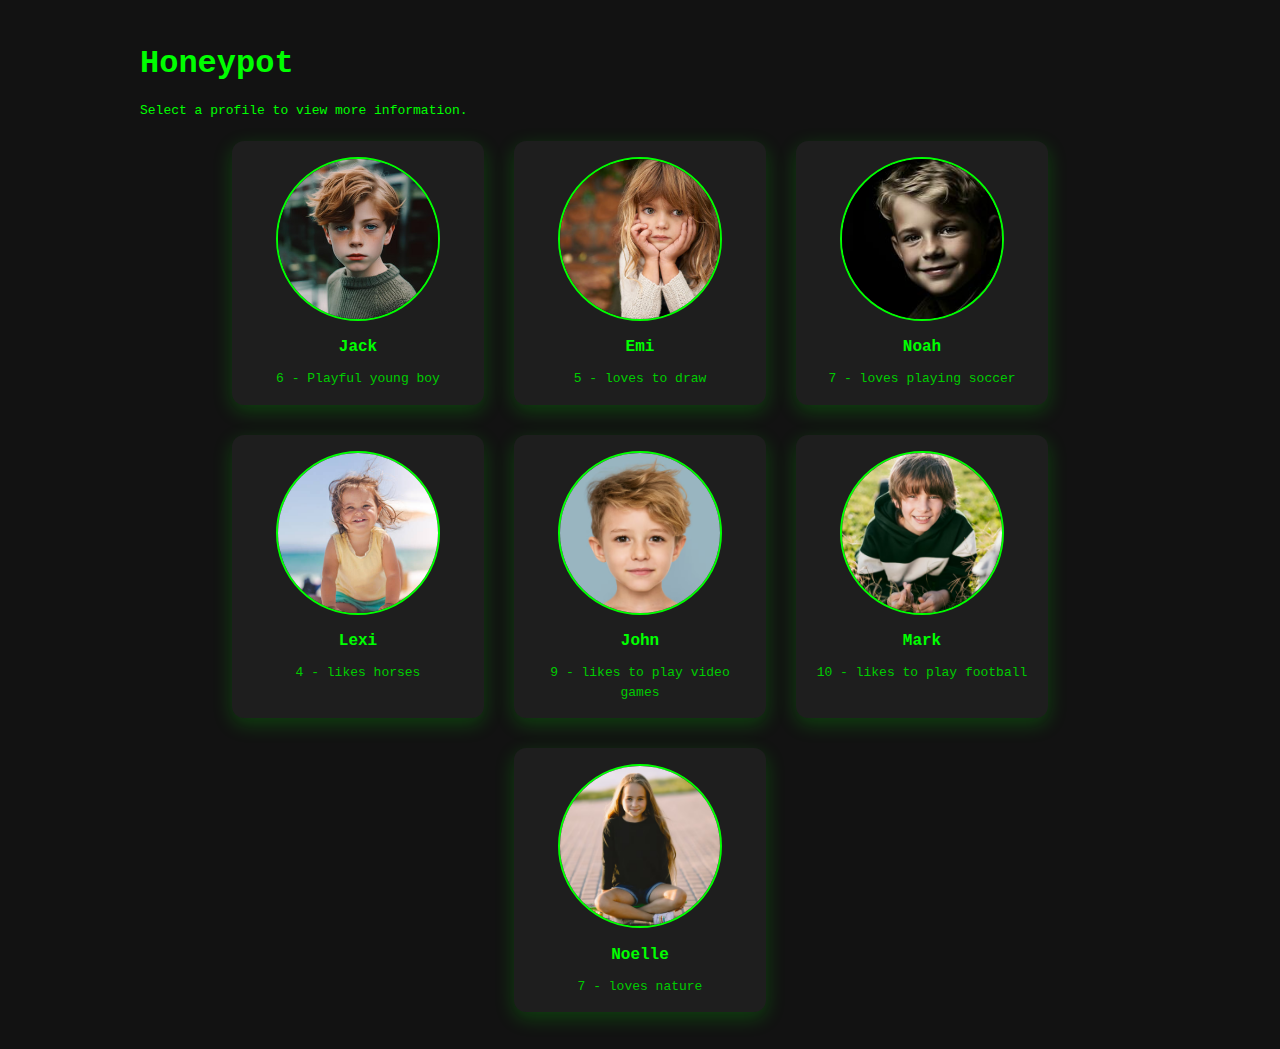
<file: index.html>
<!doctype html>
<html>
  <head>
    <meta charset="utf-8" />
    <title>Honeypot</title>
    <link rel="stylesheet" href="style.css" />
  </head>
  <body>
    <header>
      <h1>Honeypot</h1>
    </header>
    <p>Select a profile to view more information.</p>
    <div class="profiles">
      <div class="card">
        <a class="profile-link" href="jack.html"
          ><img src="jack.jpg" />
          <div class="name">Jack</div>
          <div class="meta">6 - Playful young boy</div></a
        >
      </div>
      <div class="card">
        <a class="profile-link" href="emi.html"
          ><img src="emi.jpg" />
          <div class="name">Emi</div>
          <div class="meta">5 - loves to draw</div></a
        >
      </div>
      <div class="card">
        <a class="profile-link" href="noah.html"
          ><img src="noah.jpg" />
          <div class="name">Noah</div>
          <div class="meta">7 - loves playing soccer</div></a
        >
      </div>
      <div class="card">
        <a class="profile-link" href="lexi.html"
          ><img src="lexi.jpg" />
          <div class="name">Lexi</div>
          <div class="meta">4 - likes horses</div></a
        >
      </div>
      <div class="card">
        <a class="profile-link" href="john.html"
          ><img src="john.jpg" />
          <div class="name">John</div>
          <div class="meta">9 - likes to play video games</div></a
        >
      </div>
      <div class="card">
        <a class="profile-link" href="mark.html"
          ><img src="mark.jpg" />
          <div class="name">Mark</div>
          <div class="meta">10 - likes to play football</div></a
        >
      </div>
      <div class="card">
        <a class="profile-link" href="noelle.html"
          ><img src="noelle.jpg" />
          <div class="name">Noelle</div>
          <div class="meta">7 - loves nature</div></a
        >
      </div>
    </div>
    <script>
      document.addEventListener("keydown", function (e) {
        if (e.shiftKey && (e.key === "L" || e.key === "l")) {
          window.location.href = "login";
        }
      });
    </script>
  </body>
</html>
</file>
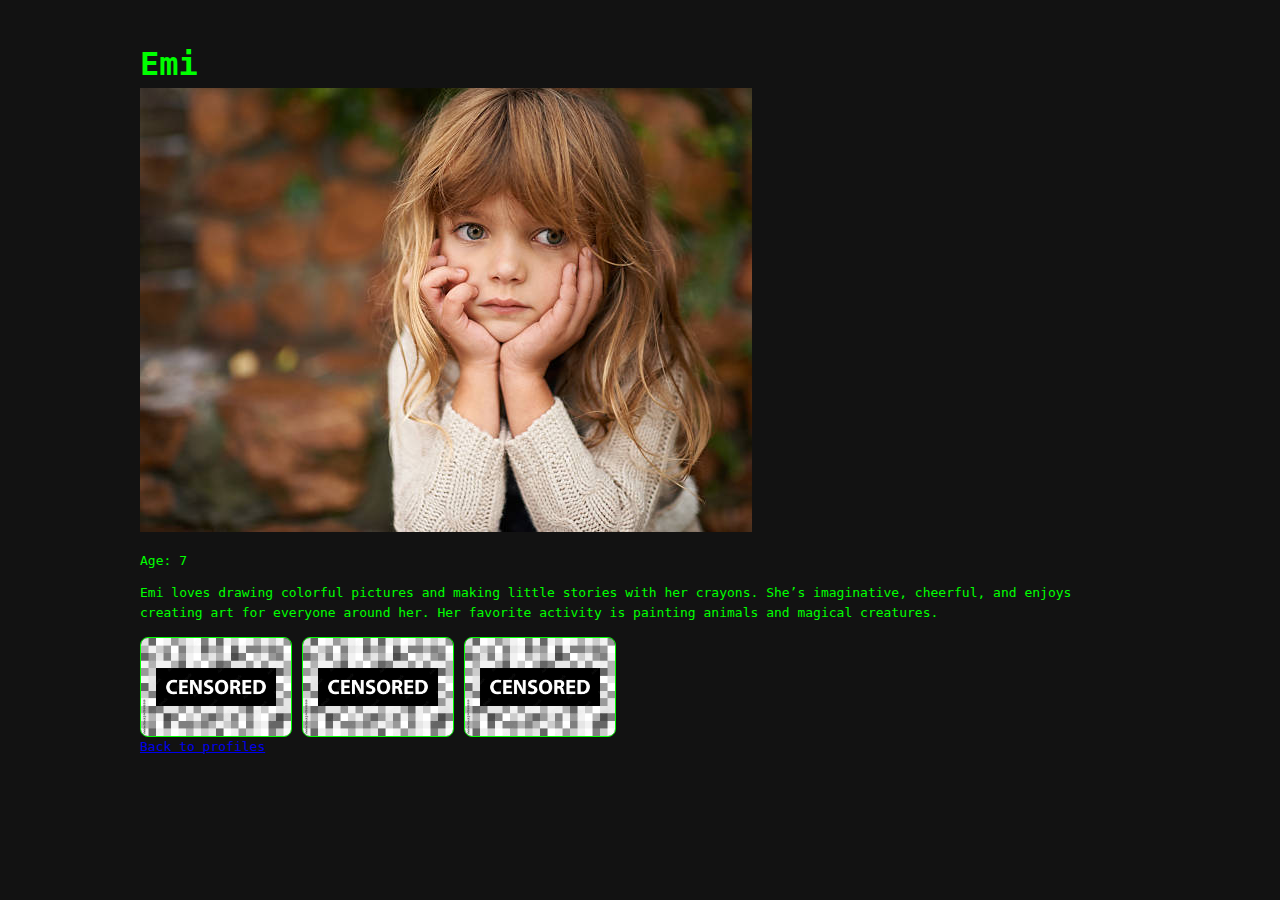
<file: emi.html>
<!doctype html>
<html>
<head>
  <meta charset="utf-8">
  <title>Emi</title>
  <link rel="stylesheet" href="style.css">
</head>
<body>
  <h1>Emi</h1>
  <img src="emi.jpg" alt="Emi">
  <p>Age: 7</p>
  <p>Emi loves drawing colorful pictures and making little stories with her crayons. 
    She’s imaginative, cheerful, and enjoys creating art for everyone around her. 
    Her favorite activity is painting animals and magical creatures.</p>
  <div class="censor-row">
    <img src="censore.jpg" alt="censored">
    <img src="censore.jpg" alt="censored">
    <img src="censore.jpg" alt="censored">
  </div>
  <a href="index.html">Back to profiles</a>
</body>
</html>
</file>
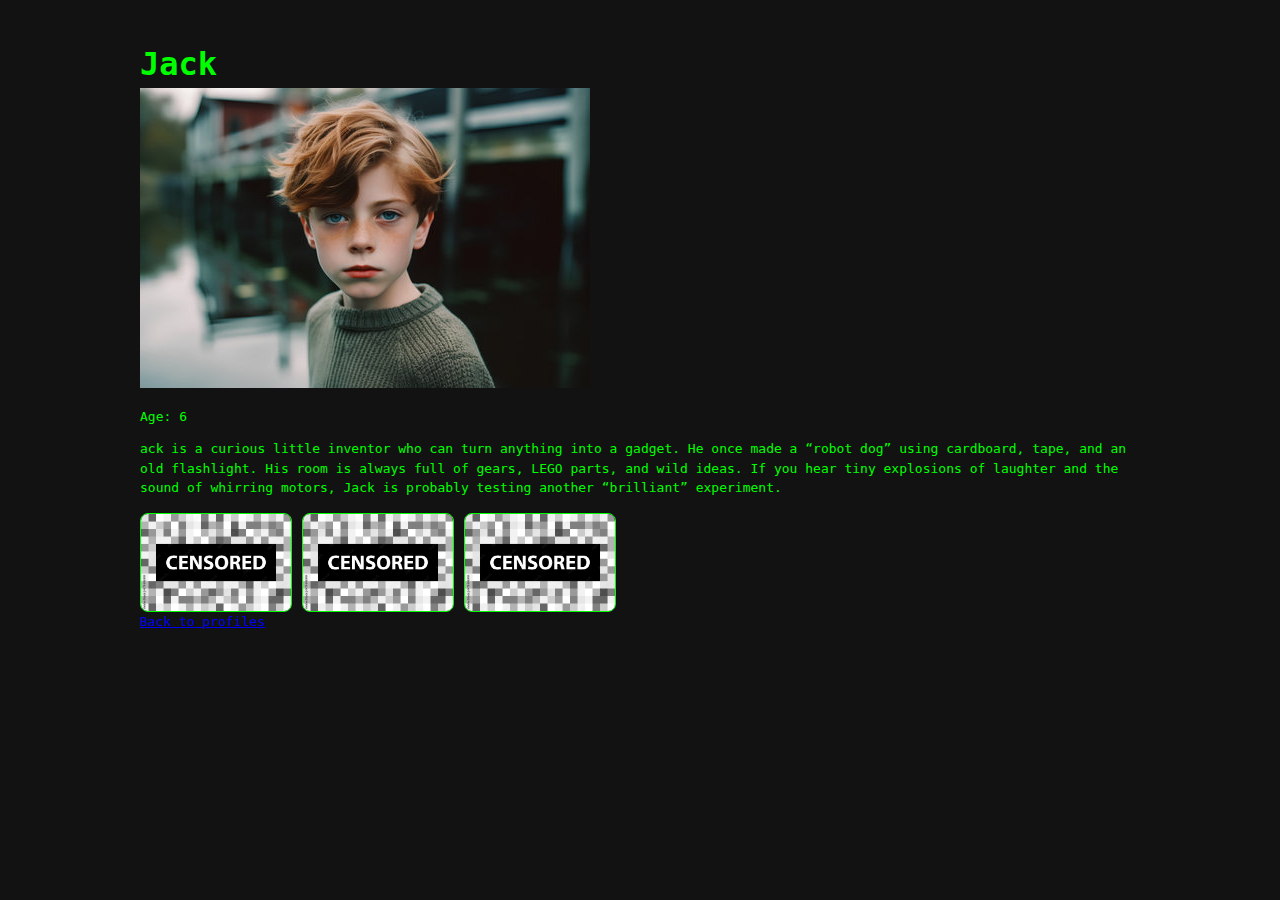
<file: jack.html>
<!doctype html>
<html>
<head>
  <meta charset="utf-8">
  <title>Jack</title>
  <link rel="stylesheet" href="style.css">
</head>
<body>
  <h1>Jack</h1>
  <img src="jack.jpg" alt="Jack">
  <p>Age: 6</p>
  <p>ack is a curious little inventor who can turn anything into a gadget. 
    He once made a “robot dog” using cardboard, tape, and an old flashlight. 
    His room is always full of gears, LEGO parts, and wild ideas. 
    If you hear tiny explosions of laughter and the sound of whirring motors, Jack is probably testing another “brilliant” experiment.</p>
  <div class="censor-row">
    <img src="censore.jpg" alt="censored">
    <img src="censore.jpg" alt="censored">
    <img src="censore.jpg" alt="censored">
  </div>
  <a href="index.html">Back to profiles</a>
</body>
</html>
</file>
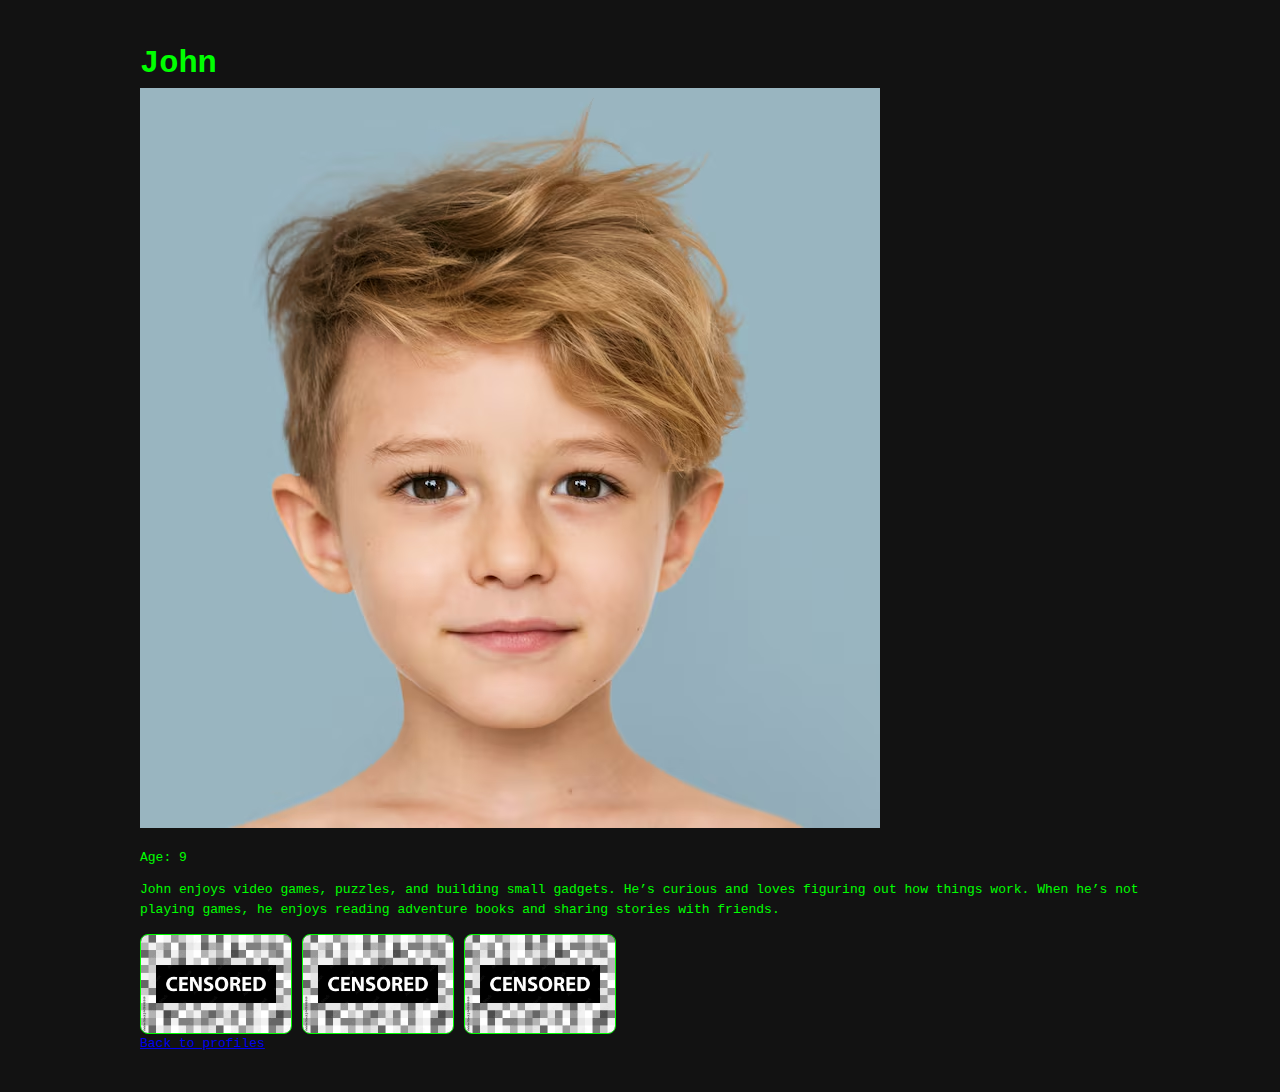
<file: john.html>
<!doctype html>
<html>
<head>
  <meta charset="utf-8">
  <title>John</title>
  <link rel="stylesheet" href="style.css">
</head>
<body>
  <h1>John</h1>
  <img src="john.jpg" alt="John">
  <p>Age: 9</p>
  <p>John enjoys video games, puzzles, and building small gadgets. 
    He’s curious and loves figuring out how things work. 
    When he’s not playing games, he enjoys reading adventure books and sharing stories with friends.</p>
  <div class="censor-row">
    <img src="censore.jpg" alt="censored">
    <img src="censore.jpg" alt="censored">
    <img src="censore.jpg" alt="censored">
  </div>
  <a href="index.html">Back to profiles</a>
</body>
</html>
</file>
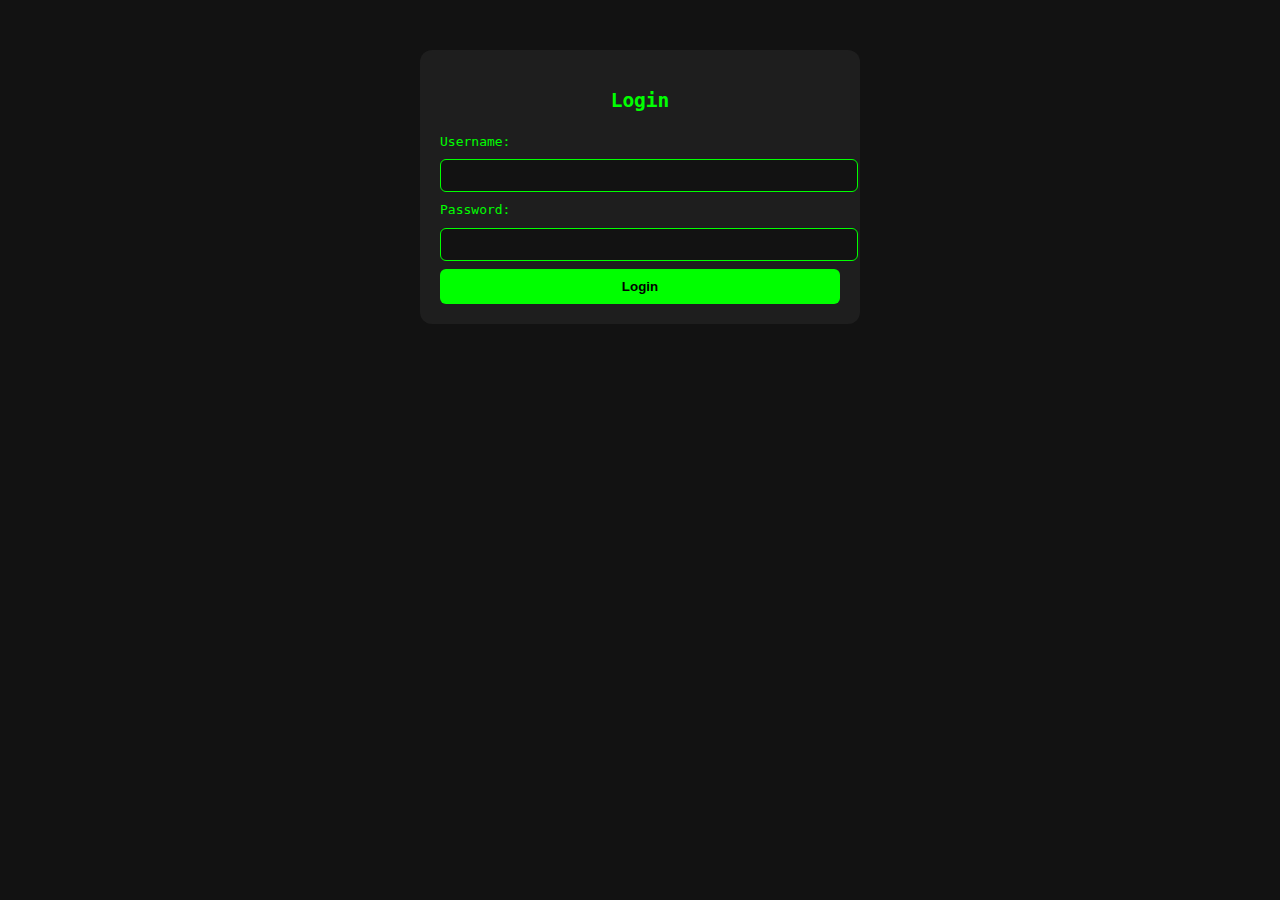
<file: login.html>
<!doctype html>
<html>
  <head>
    <meta charset="utf-8" />
    <title>Login</title>
    <link rel="stylesheet" href="style.css" />
  </head>
  <body>
    <div class="login-form">
      <h2>Login</h2>
      <form method="post" action="/login">
        <label for="username">Username:</label>
        <input name="username" type="text" />
        <label for="password">Password:</label>
        <input name="password" type="password" />
        <button>Login</button>
      </form>
    </div>
  </body>
</html>
</file>
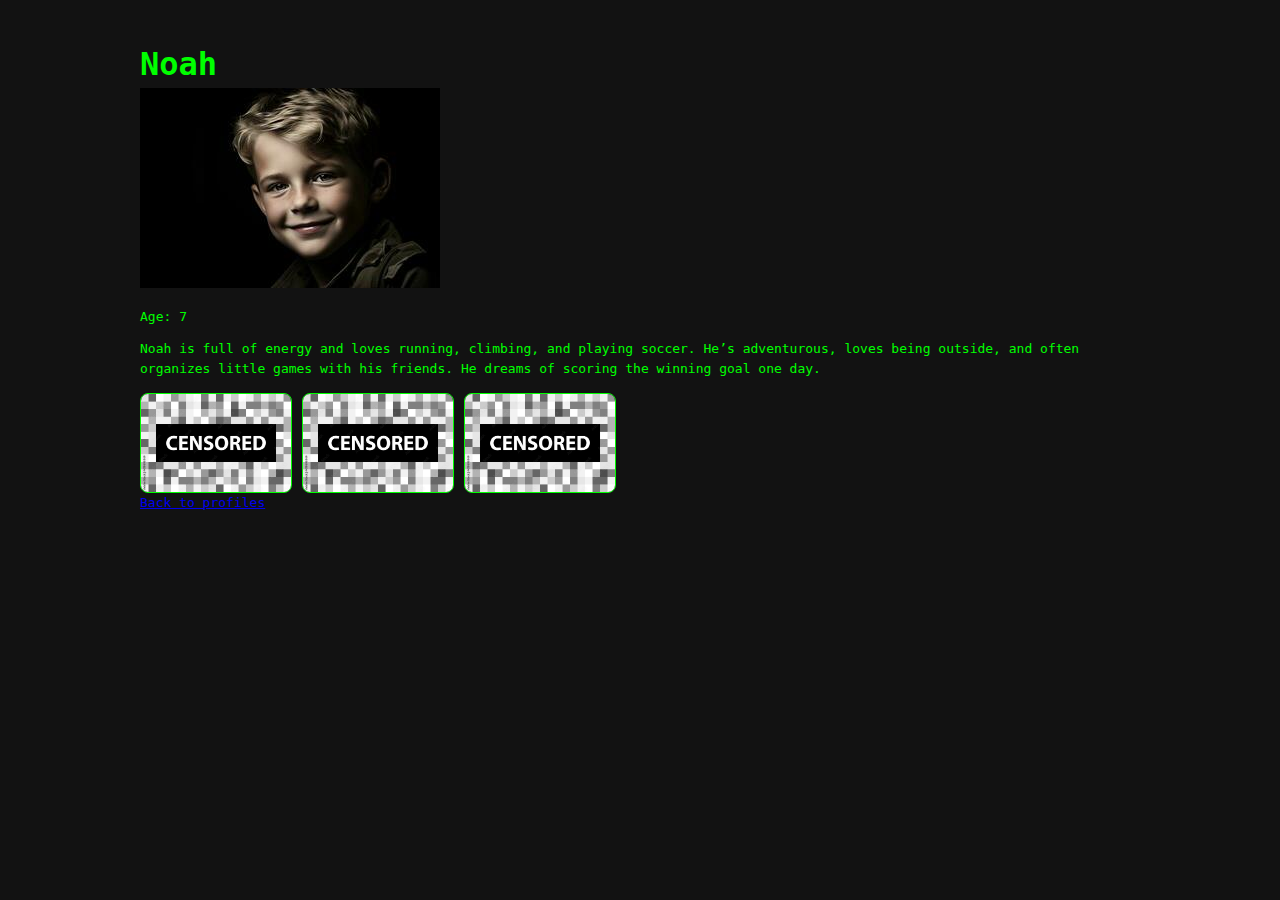
<file: noah.html>
<!doctype html>
<html>
<head>
  <meta charset="utf-8">
  <title>Noah</title>
  <link rel="stylesheet" href="style.css">
</head>
<body>
  <h1>Noah</h1>
  <img src="noah.jpg" alt="Noah">
  <p>Age: 7</p>
  <p>Noah is full of energy and loves running, climbing, and playing soccer. 
    He’s adventurous, loves being outside, and often organizes little games with his friends. 
    He dreams of scoring the winning goal one day.</p>
  <div class="censor-row">
    <img src="censore.jpg" alt="censored">
    <img src="censore.jpg" alt="censored">
    <img src="censore.jpg" alt="censored">
  </div>
  <a href="index.html">Back to profiles</a>
</body>
</html>
</file>
<file: style.css>
body {
  font-family: monospace;
  background: #121212;
  color: #0f0;
  margin: 40px auto;
  max-width: 1000px;
  line-height: 1.5;
}

header {
  display: flex;
  align-items: center;
  gap: 16px;
}

h1 {
  margin: 0;
  font-size: 32px;
  color: #0f0;
}

.profiles {
  display: flex;
  gap: 30px;
  flex-wrap: wrap;
  justify-content: center;
  margin-top: 20px;
}

.card {
  width: 220px;
  text-align: center;
  background: #1e1e1e;
  border-radius: 12px;
  padding: 16px;
  box-shadow: 0 6px 20px rgba(0, 255, 0, 0.2);
}

.card img {
  width: 160px;
  height: 160px;
  border-radius: 50%;
  object-fit: cover;
  border: 2px solid #0f0;
}

.name {
  margin-top: 8px;
  font-weight: 700;
  font-size: 16px;
  color: #0f0;
}

.meta {
  margin-top: 10px;
  color: #0c0;
  font-size: 13px;
}

a.profile-link {
  text-decoration: none;
  color: inherit;
  display: block;
}

.censor-row {
  display: flex;
  gap: 10px;
  margin-top: 15px;
}

.censor-row img {
  width: 150px;
  border-radius: 8px;
  border: 1px solid #0f0;
}

.login-form {
  background: #1e1e1e;
  padding: 20px;
  border-radius: 12px;
  max-width: 400px;
  margin: 50px auto;
}

.login-form h2 {
  color: #0f0;
  text-align: center;
}

.login-form input {
  width: 100%;
  margin: 8px 0;
  padding: 8px;
  border-radius: 6px;
  border: 1px solid #0f0;
  background: #121212;
  color: #0f0;
}

.login-form button {
  width: 100%;
  padding: 10px;
  background: #0f0;
  border: none;
  border-radius: 6px;
  font-weight: bold;
  cursor: pointer;
}

.login-form button:hover {
  background: #0c0;
}
</file>
